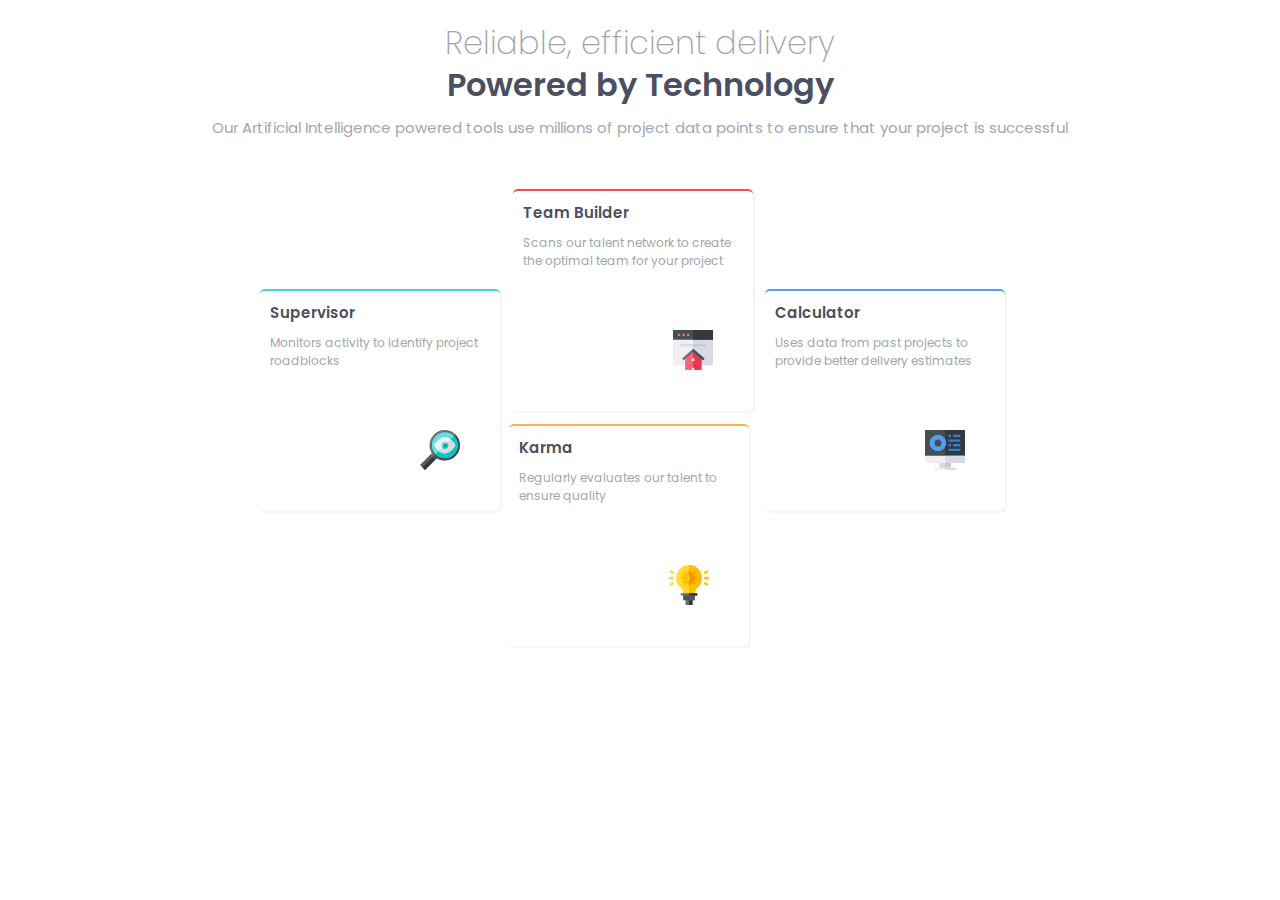
<file: index.html>
<!DOCTYPE html>
<html lang="en">

<head>
  <meta charset="UTF-8">
  <meta name="viewport" content="width=device-width, initial-scale=1.0">
  <!-- displays site properly based on user's device -->

  <link rel="icon" type="image/png" sizes="32x32" href="./images/favicon-32x32.png">

  <title>Frontend Mentor | Four card feature section</title>

  <!-- Feel free to remove these styles or customise in your own stylesheet 👍 -->
   <link rel="stylesheet" href="style.css">
   <link rel="stylesheet" href="responsive.css">

</head>

<body>
  <main>
    <h1 class="firstHeader">Reliable, efficient delivery</h1>
    <h1 class="secondHeader">Powered by Technology</h1>
    <p>Our Artificial Intelligence powered tools use millions of project data points
      to ensure that your project is successful</p>

    <div class="cardBox">
      <div class="cardOne">
        <p>Supervisor</p>
        <span>Monitors activity to identify project roadblocks</span>
        <img src="images/icon-supervisor.svg" alt="">
      </div>

      <div class="cardTwo">
        <p>Team Builder</p>
        <span>Scans our talent network to create the optimal team for your project</span>
        <img src="images/icon-team-builder.svg" alt="">
      </div>

      <div class="cardThree">
        <p>Karma</p>
        <span>Regularly evaluates our talent to ensure quality</span>
        <img src="images/icon-karma.svg" alt="">
      </div>

      <div class="cardFour">
        <p>Calculator</p>
        <span>Uses data from past projects to provide better delivery estimates</span>
        <img src="images/icon-calculator.svg" alt="">
      </div>
    </div>
  </main>

</body>

</html>
</file>
<file: style.css>
@import url('https://fonts.googleapis.com/css2?family=Poppins:ital,wght@0,100;0,200;0,300;0,400;0,500;0,600;0,700;0,800;0,900;1,100;1,200;1,300;1,400;1,500;1,600;1,700;1,800;1,900&display=swap');

main{
  /* align-items: center; */
  margin: auto;
}
.firstHeader{
  margin-top: 30px;
  font-family: poppins;
  line-height: 25px;
  color: hsl(229, 6%, 66%);
  font-weight: 200;
}
main p{
  /* width: 32rem; */
  /* margin-bottom: 50px; */
  font-family: poppins;
  color: hsl(229, 6%, 66%);
  font-weight: 400;
  font-size: 15px;
  margin: auto;

}
.secondHeader{
  font-family: poppins;
  line-height: 18px;
  color: hsl(234, 12%, 34%);
  font-weight: 600;
}
main h1, main p{
  text-align: center;
}

.cardBox{
  margin-top: 50px;
  display: flex;
  /* gap: 10px; */
  justify-content: center;
}
.cardOne{
  padding: 10px;
  width: 220px;
  height: 200px;
  border-radius: 5px;
  border-top: 2px solid hsl(180, 62%, 55%);
  transform: translate(100px, 100px);
  box-shadow: 1px 1px 1px 1px whitesmoke;
}

.cardTwo{
  padding: 10px;
  width: 220px;
  height: 200px;
  border-radius: 5px;
  border-top: 2px solid hsl(0, 78%, 62%);
  transform: translate(113px, 0px);
  box-shadow: 1px 1px 1px 1px whitesmoke;
}

.cardThree{
  padding: 10px;
  width: 220px;
  height: 200px;
  border-radius: 5px;
  border-top: 2px solid hsl(34, 97%, 64%);
  transform: translate(-131px, 235px);
  box-shadow: 1px 1px 1px 1px whitesmoke;
}

.cardFour{
  padding: 10px;
  width: 220px;
  height: 200px;
  border-radius: 5px;
  border-top: 2px solid hsl(212, 86%, 64%);
  transform: translate(-115px, 100px);
  box-shadow: 1px 1px 1px 1px whitesmoke;
}

.cardOne p {
  color: hsl(234, 12%, 34%);
  text-align: start;
  font-family: poppins;
  font-weight: 600;
  font-size: 15px;
  margin-bottom: 20px;
}

.cardOne span{
  display: block;
  font-size: 12px;
  font-family: poppins;
  color: hsl(229, 6%, 66%);
  transform: translateY(-10px);
}

.cardOne img{
  width: 40px;
  transform: translate(150px, 50px);
}

.cardTwo p {
  color: hsl(234, 12%, 34%);
  text-align: start;
  font-family: poppins;
  font-weight: 600 ;
  font-size: 15px;
  margin-bottom: 20px;
}

.cardTwo span{
  display: block;
  font-size: 12px;
  font-family: poppins;
  color: hsl(229, 6%, 66%);
  transform: translateY(-10px);
}

.cardTwo img{
  width: 40px;
  transform: translate(150px, 50px);
}

.cardThree p {
  color: hsl(234, 12%, 34%);
  text-align: start;
  font-family: poppins;
  font-weight: 600 ;
  font-size: 15px;
  margin-bottom: 20px;
}

.cardThree span{
  display: block;
  font-size: 12px;
  font-family: poppins;
  color: hsl(229, 6%, 66%);
  transform: translateY(-10px);
}

.cardThree img{
  width: 40px;
  transform: translate(150px, 50px);
}

.cardFour p {
  color: hsl(234, 12%, 34%);
  text-align: start;
  font-family: poppins;
  font-weight: 600 ;
  font-size: 15px;
  margin-bottom: 20px;
}

.cardFour span{
  display: block;
  font-size: 12px;
  font-family: poppins;
  color: hsl(229, 6%, 66%);
  transform: translateY(-10px);
}

.cardFour img{
  width: 40px;
  transform: translate(150px, 50px);
}
</file>
<file: responsive.css>
@media screen and (max-width: 475px) {
  .firstHeader {
    font-size: 25px;
  }

  .secondHeader {
    font-size: 24px;
    line-height: 5px;
  }

  .cardBox {
    display: block;
    margin: auto;
    padding-bottom: 50px;
  }

  .cardOne {
    width: 270px;
    transform: translate(40px, 30px);
  }

  .cardTwo {
    width: 270px;
    transform: translate(40px, 50px);
  }

  .cardThree {
    width: 270px;
    transform: translate(40px, 70px);
  }

  .cardFour {
    width: 270px;
    transform: translate(40px, 90px);
  }

  .cardOne img{
    transform: translate(200px, 60px);
  }
  
  .cardTwo img{
    width: 40px;
    transform: translate(200px, 60px);
  }
  
  .cardThree img{
    width: 40px;
    transform: translate(200px, 60px);
  }
  
  .cardFour img{
    width: 40px;
    transform: translate(200px, 60px);
  }
}
</file>
